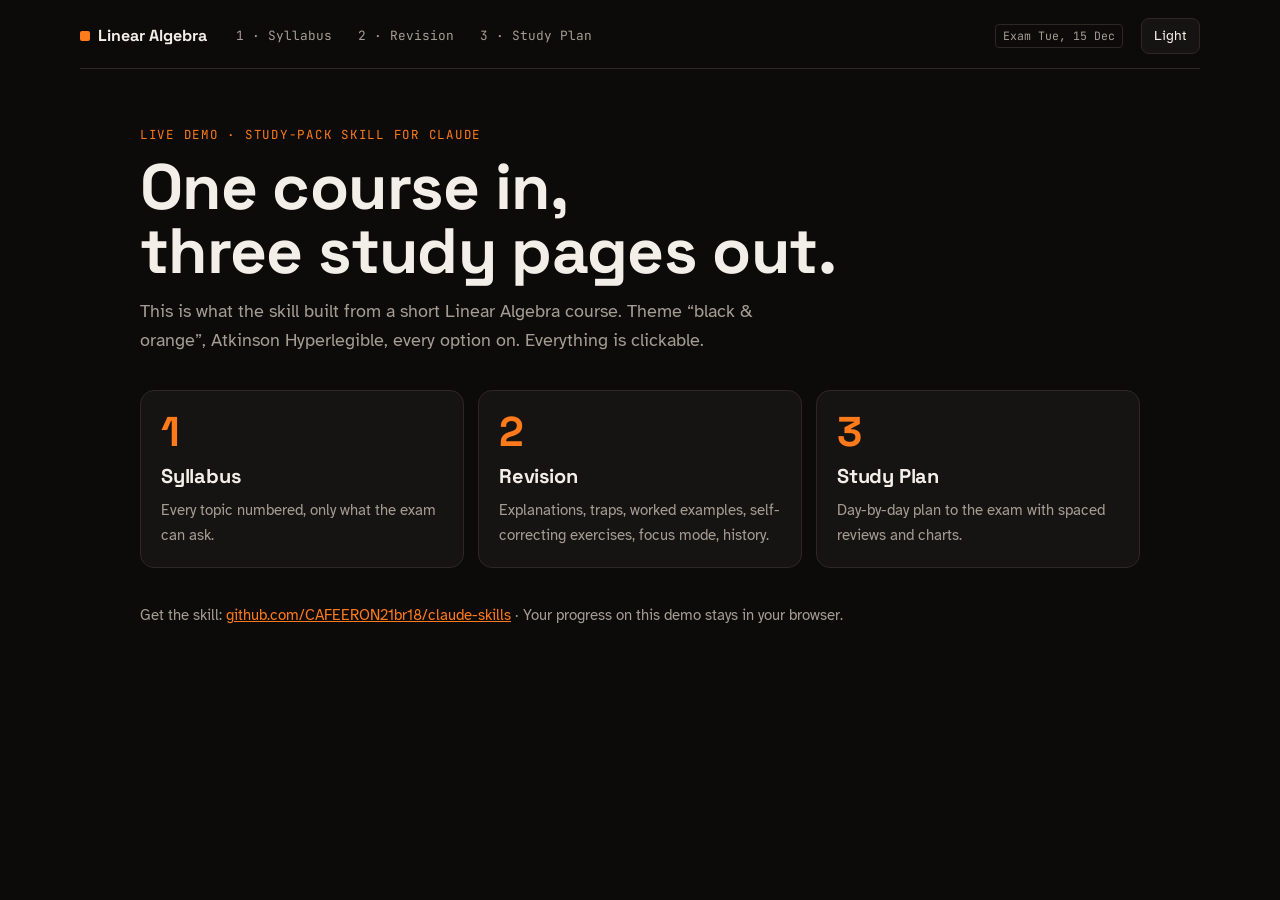
<file: docs/index.html>
<!doctype html><html lang="en"><head><meta charset="utf-8"><meta http-equiv="refresh" content="0; url=study-pack-demo/"><title>claude-skills demos</title></head><body><a href="study-pack-demo/">Open the study-pack demo</a></body></html>
</file>
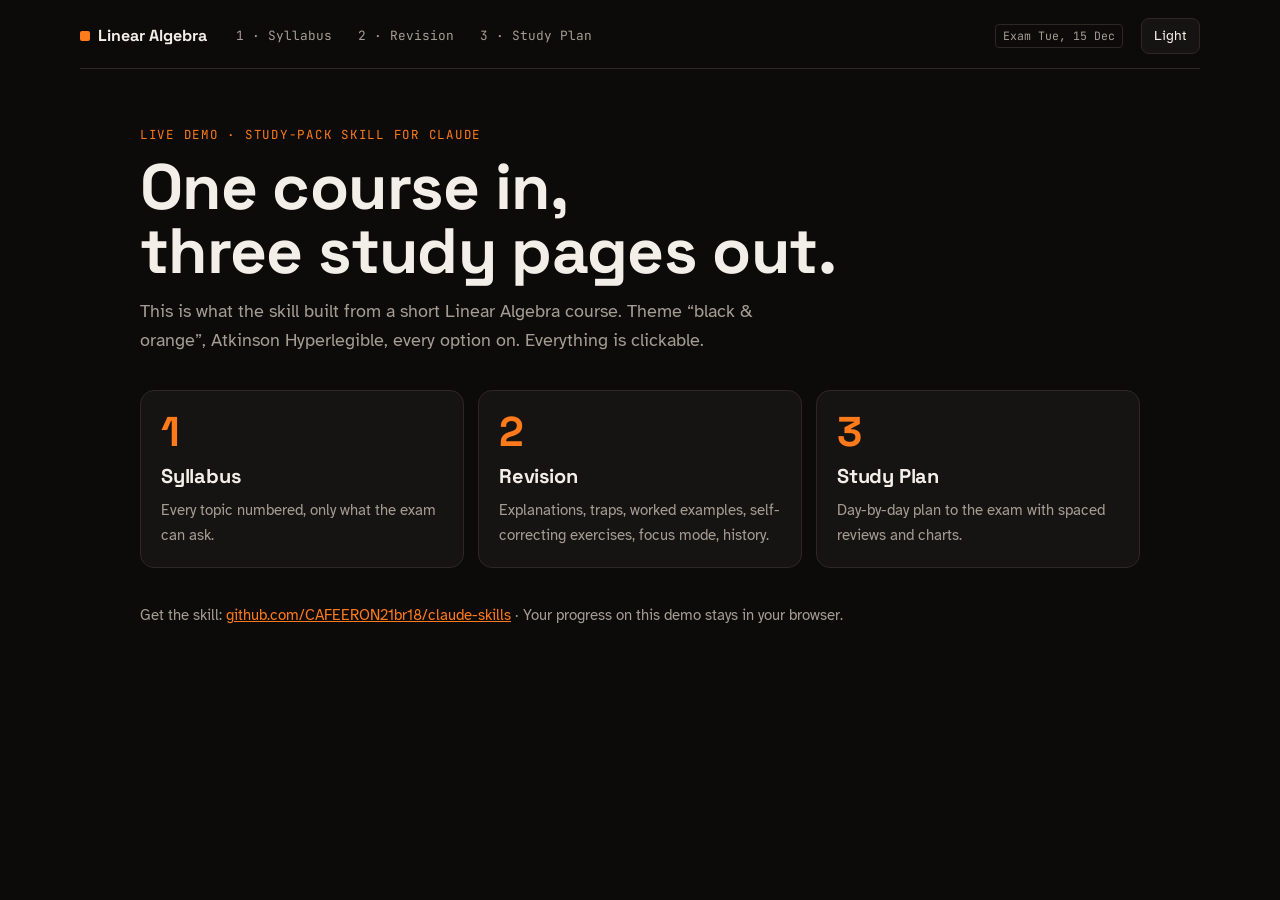
<file: docs/study-pack-demo/index.html>
<!doctype html>
<html lang="en">
<head>
<meta charset="utf-8">
<meta name="viewport" content="width=device-width,initial-scale=1">
<title>study-pack demo — Linear Algebra</title>
<link rel="preconnect" href="https://fonts.googleapis.com">
<link rel="stylesheet" href="https://fonts.googleapis.com/css2?family=Atkinson+Hyperlegible:wght@400;700&family=JetBrains+Mono:wght@500&family=Space+Grotesk:wght@500;700&display=swap">
<link rel="stylesheet" href="assets/study.css">
<script src="assets/course.js"></script>
<script src="assets/common.js"></script>
<style>
main{max-width:1000px;margin:0 auto;padding:56px 0 20px}
.eyebrow{font-family:var(--f-mono);font-size:.78rem;letter-spacing:.14em;text-transform:uppercase;color:var(--accent)}
h1{font-size:clamp(2.2rem,6vw,4rem);line-height:1;margin:10px 0 14px}
.lead{font-size:1.15rem;color:var(--muted);max-width:56ch;margin:0 0 34px}
.cards{display:grid;grid-template-columns:repeat(auto-fit,minmax(min(100%,280px),1fr));gap:14px}
.c{display:block;text-decoration:none;color:var(--ink);background:var(--surface);border:1px solid var(--line);border-radius:14px;padding:20px;transition:border-color .3s var(--ease),transform .3s var(--ease)}
.c:hover{border-color:var(--accent);transform:translateY(-2px)}
.c .n{font-family:var(--f-display);font-size:2.6rem;font-weight:700;color:var(--accent);line-height:1}
.c h2{font-size:1.25rem;margin:8px 0 6px}
.c p{margin:0;color:var(--muted);font-size:.95rem}
.foot{margin-top:36px;font-size:.92rem;color:var(--muted)}
</style>
</head>
<body>
<div id="bar" class="bar"></div>
<main>
  <div class="eyebrow">Live demo · study-pack skill for Claude</div>
  <h1>One course in,<br>three study pages out.</h1>
  <p class="lead">This is what the skill built from a short Linear Algebra course. Theme “black &amp; orange”, Atkinson Hyperlegible, every option on. Everything is clickable.</p>
  <div class="cards">
    <a class="c" href="syllabus.html"><div class="n">1</div><h2>Syllabus</h2><p>Every topic numbered, only what the exam can ask.</p></a>
    <a class="c" href="revision.html"><div class="n">2</div><h2>Revision</h2><p>Explanations, traps, worked examples, self-correcting exercises, focus mode, history.</p></a>
    <a class="c" href="plan.html"><div class="n">3</div><h2>Study Plan</h2><p>Day-by-day plan to the exam with spaced reviews and charts.</p></a>
  </div>
  <p class="foot">Get the skill: <a href="https://github.com/CAFEERON21br18/claude-skills">github.com/CAFEERON21br18/claude-skills</a> · Your progress on this demo stays in your browser.</p>
</main>
<script>SP.bar("index.html");</script>
</body>
</html>
</file>
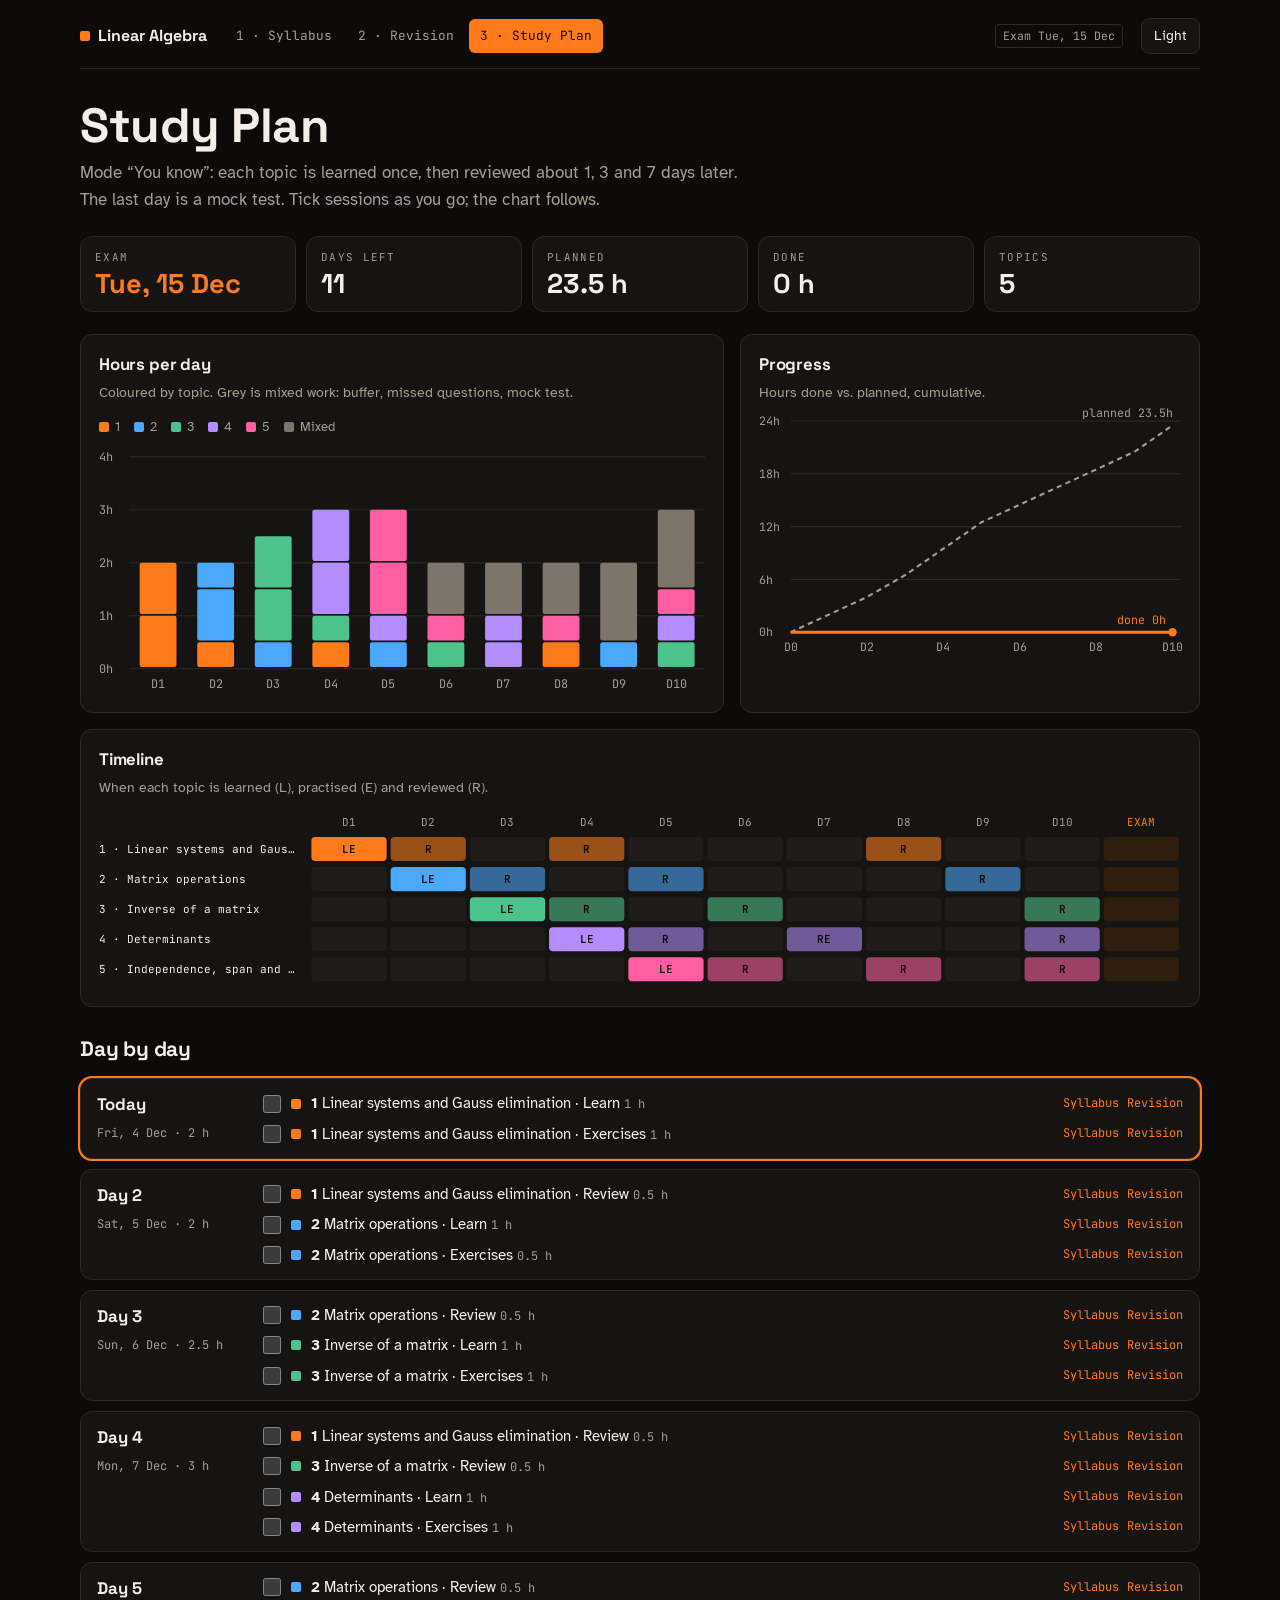
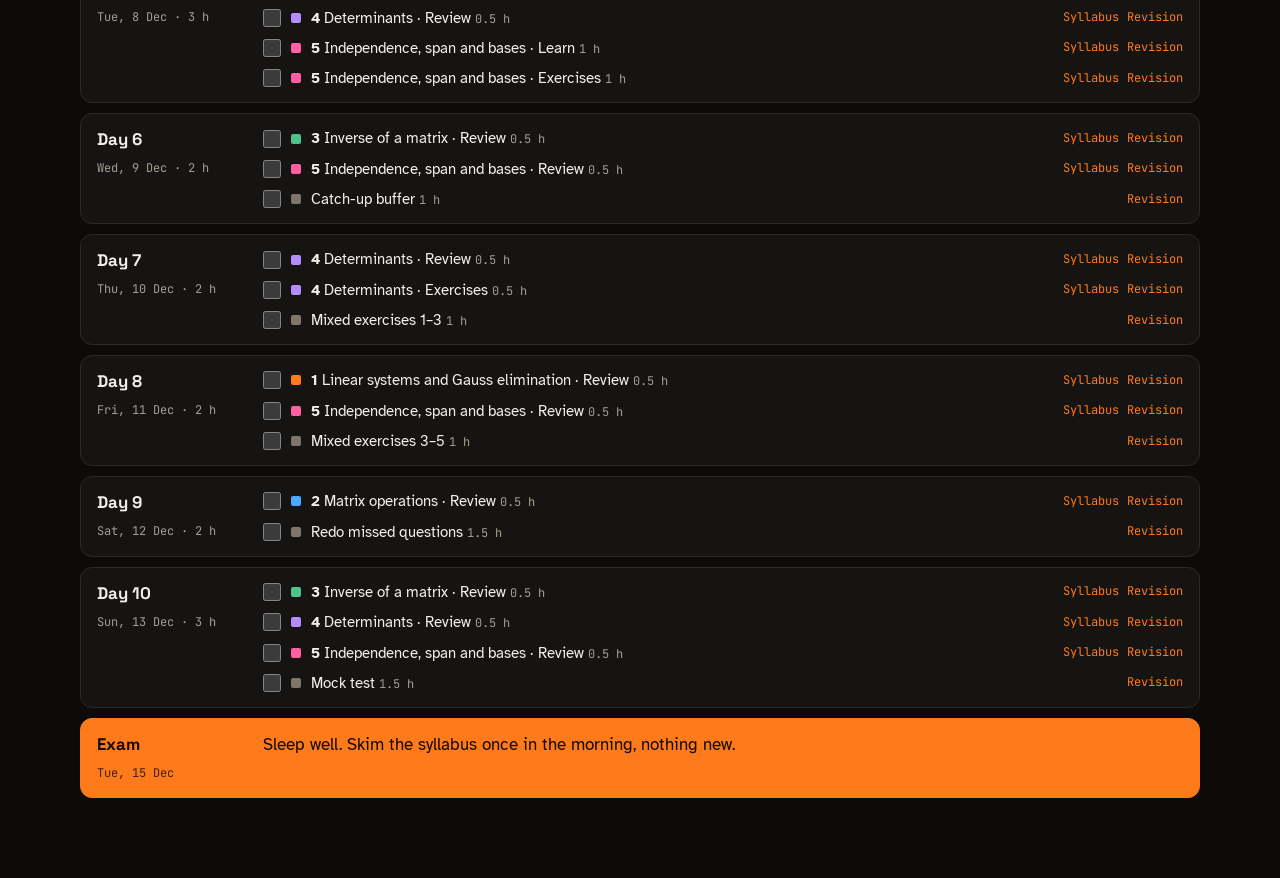
<file: docs/study-pack-demo/plan.html>
<!doctype html>
<html lang="en">
<head>
<meta charset="utf-8">
<meta name="viewport" content="width=device-width,initial-scale=1">
<title>Study Plan — Linear Algebra</title>
<link rel="preconnect" href="https://fonts.googleapis.com">
<link rel="stylesheet" href="https://fonts.googleapis.com/css2?family=Atkinson+Hyperlegible:wght@400;700&family=JetBrains+Mono:wght@500&family=Space+Grotesk:wght@500;700&display=swap">
<link rel="stylesheet" href="assets/study.css">
<script src="assets/course.js"></script>
<script src="assets/common.js"></script>
<style>
:root{--c1:#ff7a1a;--c2:#4aa8ff;--c3:#4cc38a;--c4:#b38cff;--c5:#ff5fa2;--c0:#7d746a}
:root[data-theme="light"]{--c1:#d45f00;--c2:#1f6fd1;--c3:#1d8a55;--c4:#7b4fd6;--c5:#d1306f;--c0:#9a9085}
main{max-width:1120px;margin:0 auto;padding-top:32px}
.head h1{font-size:clamp(2rem,5vw,3rem);line-height:1.05}
.head p{color:var(--muted);margin:8px 0 22px;max-width:60ch}
.kpis{display:grid;grid-template-columns:repeat(auto-fit,minmax(150px,1fr));gap:10px;margin-bottom:22px}
.kpi{background:var(--surface);border:1px solid var(--line);border-radius:12px;padding:12px 14px}
.kpi .l{font-family:var(--f-mono);font-size:.68rem;letter-spacing:.12em;text-transform:uppercase;color:var(--muted)}
.kpi b{display:block;font-family:var(--f-display);font-size:1.7rem;line-height:1.15;margin-top:2px}
.kpi b.acc{color:var(--accent)}
.panel{background:var(--surface);border:1px solid var(--line);border-radius:12px;padding:16px 18px;margin-bottom:16px}
.panel h2{font-size:1.05rem;margin-bottom:4px}
.panel .sub{color:var(--muted);font-size:.88rem;margin:0 0 12px}
.legend{display:flex;flex-wrap:wrap;gap:6px 14px;font-size:.82rem;color:var(--muted);margin-bottom:10px}
.legend span{display:inline-flex;align-items:center;gap:6px}
.legend i{width:10px;height:10px;border-radius:2px;display:inline-block}
.charts{display:grid;grid-template-columns:minmax(0,1.4fr) minmax(0,1fr);gap:16px}
@media (max-width:900px){.charts{grid-template-columns:minmax(0,1fr)}}
svg{display:block;width:100%;height:auto;overflow:visible}
svg text{font-family:var(--f-mono);font-size:11px;fill:var(--muted)}
.gl{stroke:var(--line);stroke-width:1}
.bar rect{transition:opacity .2s}
.bar:hover rect{opacity:.8}
.tl-cell{fill:var(--raise)}
.days{display:grid;gap:10px}
.day{background:var(--surface);border:1px solid var(--line);border-radius:12px;padding:12px 16px;display:grid;grid-template-columns:150px minmax(0,1fr);gap:8px 16px;align-items:start}
@media (max-width:640px){.day{grid-template-columns:minmax(0,1fr)}}
.day.today{box-shadow:0 0 0 2px var(--accent)}
.day .d b{display:block;font-family:var(--f-display);font-size:1.05rem}
.day .d span{font-family:var(--f-mono);font-size:.75rem;color:var(--muted)}
.sess{list-style:none;margin:0;padding:0;display:grid;gap:6px}
.sess li{display:grid;grid-template-columns:auto 10px minmax(0,1fr) auto;gap:10px;align-items:center;font-size:.95rem}
.sess input{width:18px;height:18px;accent-color:var(--accent);margin:0}
.sess .sw{width:10px;height:10px;border-radius:2px}
.sess li.done .what{text-decoration:line-through;color:var(--muted)}
.sess .links{display:flex;gap:8px;font-family:var(--f-mono);font-size:.75rem;white-space:nowrap}
.sess .links a{text-decoration:none}.sess .links a:hover{text-decoration:underline}
.sess .h{font-family:var(--f-mono);font-size:.75rem;color:var(--muted)}
.exam{background:var(--accent);color:var(--accent-ink);border-color:var(--accent)}
.exam .d span{color:var(--accent-ink);opacity:.8}
</style>
</head>
<body>
<div id="bar" class="bar"></div>
<main>
  <div class="head"><h1>Study Plan</h1><p>Mode “You know”: each topic is learned once, then reviewed about 1, 3 and 7 days later. The last day is a mock test. Tick sessions as you go; the chart follows.</p></div>
  <div class="kpis" id="kpis"></div>
  <div class="charts">
    <section class="panel"><h2>Hours per day</h2><p class="sub">Coloured by topic. Grey is mixed work: buffer, missed questions, mock test.</p><div class="legend" id="legend"></div><div id="hours"></div></section>
    <section class="panel"><h2>Progress</h2><p class="sub">Hours done vs. planned, cumulative.</p><div id="progress"></div></section>
  </div>
  <section class="panel"><h2>Timeline</h2><p class="sub">When each topic is learned (L), practised (E) and reviewed (R).</p><div id="timeline"></div></section>
  <h2 style="font-size:1.3rem;margin:26px 0 12px">Day by day</h2>
  <div class="days" id="days"></div>
</main>
<script>
SP.bar("plan.html");
const C = COURSE, st = SP.store, P = C.plan, nT = C.topics.length;
let done = st.get("plan-done", {});
const col = t => "var(--c"+t+")";
const tname = t => t ? (t+" · "+C.topics[t-1].name) : "Mixed";
const dayH = P.map(d => d.reduce((a,s)=>a+s.h,0)), total = dayH.reduce((a,b)=>a+b,0);
const esc = s => String(s).replace(/[&<>"]/g, c => ({"&":"&amp;","<":"&lt;",">":"&gt;",'"':"&quot;"}[c]));

document.getElementById("legend").innerHTML = C.topics.map(t=>'<span><i style="background:'+col(t.n)+'"></i>'+t.n+'</span>').join("")+'<span><i style="background:var(--c0)"></i>Mixed</span>';

function kpis(){
  const doneH = Object.keys(done).filter(k=>done[k]).reduce((a,k)=>{const [d,i]=k.split("-").map(Number);return a+(P[d]&&P[d][i]?P[d][i].h:0)},0);
  document.getElementById("kpis").innerHTML =
    '<div class="kpi"><div class="l">Exam</div><b class="acc">'+SP.fmt(SP.examDate())+'</b></div>'+
    '<div class="kpi"><div class="l">Days left</div><b>'+C.examInDays+'</b></div>'+
    '<div class="kpi"><div class="l">Planned</div><b>'+total+' h</b></div>'+
    '<div class="kpi"><div class="l">Done</div><b>'+doneH+' h</b></div>'+
    '<div class="kpi"><div class="l">Topics</div><b>'+nT+'</b></div>';
  return doneH;
}

// stacked bar chart, hours per day
function hours(){
  const W=560,H=230,pl=28,pb=26,pt=8, max=4, bw=(W-pl)/P.length;
  let s='<svg viewBox="0 0 '+W+' '+H+'" role="img" aria-label="Hours per day, stacked by topic">';
  for(let y=0;y<=max;y++){const yy=pt+(H-pt-pb)*(1-y/max);s+='<line class="gl" x1="'+pl+'" x2="'+W+'" y1="'+yy+'" y2="'+yy+'"/><text x="0" y="'+(yy+4)+'">'+y+'h</text>';}
  P.forEach((d,i)=>{
    let acc=0; const x=pl+i*bw+bw*.18, w=bw*.64;
    s+='<g class="bar"><title>'+SP.fmt(SP.dayDate(i))+' · '+dayH[i]+' h</title>';
    d.forEach(ss=>{const h=(H-pt-pb)*ss.h/max, y=pt+(H-pt-pb)*(1-(acc+ss.h)/max); s+='<rect x="'+x+'" y="'+y+'" width="'+w+'" height="'+(h-1.5)+'" rx="2" fill="'+col(ss.t)+'"/>'; acc+=ss.h;});
    s+='</g><text x="'+(x+w/2)+'" y="'+(H-8)+'" text-anchor="middle">D'+(i+1)+'</text>';
  });
  document.getElementById("hours").innerHTML = s+'</svg>';
}

// cumulative done vs planned
function progress(){
  const W=400,H=230,pl=30,pb=26,pt=8,n=P.length;
  const X=i=>pl+(W-pl-8)*i/n, Y=v=>pt+(H-pt-pb)*(1-v/total);
  let plan=[0],dn=[0];P.forEach((d,i)=>{plan.push(plan[i]+dayH[i]);dn.push(dn[i]+d.reduce((a,ss,j)=>a+(done[i+"-"+j]?ss.h:0),0));});
  const today=0; // day 1 is today
  let s='<svg viewBox="0 0 '+W+' '+H+'" role="img" aria-label="Cumulative hours done versus planned">';
  [0,.25,.5,.75,1].forEach(f=>{const v=Math.round(total*f);s+='<line class="gl" x1="'+pl+'" x2="'+W+'" y1="'+Y(v)+'" y2="'+Y(v)+'"/><text x="0" y="'+(Y(v)+4)+'">'+v+'h</text>';});
  s+='<polyline fill="none" stroke="var(--muted)" stroke-width="2" stroke-dasharray="5 4" points="'+plan.map((v,i)=>X(i)+","+Y(v)).join(" ")+'"/>';
  s+='<polyline fill="none" stroke="var(--accent)" stroke-width="3" stroke-linejoin="round" points="'+dn.map((v,i)=>X(i)+","+Y(v)).join(" ")+'"/>';
  s+='<circle cx="'+X(n)+'" cy="'+Y(dn[n])+'" r="4" fill="var(--accent)"/>';
  s+='<text x="'+X(n)+'" y="'+(Y(plan[n])-8)+'" text-anchor="end">planned '+total+'h</text>';
  s+='<text x="'+(X(n)-6)+'" y="'+(Y(dn[n])-8)+'" text-anchor="end" style="fill:var(--accent)">done '+dn[n]+'h</text>';
  for(let i=0;i<=n;i+=2) s+='<text x="'+X(i)+'" y="'+(H-8)+'" text-anchor="middle">D'+i+'</text>';
  document.getElementById("progress").innerHTML = s+'</svg>';
}

// topic × day timeline
function timeline(){
  const W=1080,rowH=30,pl=210,top=22,n=P.length,cw=(W-pl)/(n+1),H=top+rowH*nT+6;
  let s='<svg viewBox="0 0 '+W+' '+H+'" role="img" aria-label="Timeline of learning and reviews per topic">';
  for(let i=0;i<=n;i++) s+='<text x="'+(pl+cw*i+cw/2)+'" y="14" text-anchor="middle"'+(i===n?' style="fill:var(--accent)"':'')+'>'+(i===n?"EXAM":"D"+(i+1))+'</text>';
  C.topics.forEach((t,r)=>{
    const y=top+r*rowH;
    s+='<text x="0" y="'+(y+19)+'" style="fill:var(--ink)">'+t.n+' · '+esc(t.name.length>24?t.name.slice(0,23)+"…":t.name)+'</text>';
    for(let i=0;i<=n;i++){
      const ses=(P[i]||[]).filter(x=>x.t===t.n), x=pl+cw*i+2;
      s+='<rect class="tl-cell" x="'+x+'" y="'+(y+3)+'" width="'+(cw-4)+'" height="'+(rowH-6)+'" rx="4"'+(i===n?' style="fill:var(--accent-soft)"':'')+'/>';
      if(ses.length){const lab=ses.map(x=>x.a[0]).join(""), learn=ses.some(x=>x.a==="Learn");
        s+='<rect x="'+x+'" y="'+(y+3)+'" width="'+(cw-4)+'" height="'+(rowH-6)+'" rx="4" fill="'+col(t.n)+'" opacity="'+(learn?1:.55)+'"><title>'+esc(ses.map(x=>x.a+" "+x.h+"h").join(", "))+'</title></rect>';
        s+='<text x="'+(x+(cw-4)/2)+'" y="'+(y+19)+'" text-anchor="middle" style="fill:#120a03;font-weight:600">'+lab+'</text>';}
    }
  });
  document.getElementById("timeline").innerHTML = s+'</svg>';
}

// day list
function daysList(){
  let h = P.map((d,i)=>'<div class="day'+(i===0?' today':'')+'"><div class="d"><b>'+(i===0?"Today":"Day "+(i+1))+'</b><span>'+SP.fmt(SP.dayDate(i))+' · '+dayH[i]+' h</span></div><ul class="sess">'+
    d.map((ss,j)=>{const k=i+"-"+j;return '<li class="'+(done[k]?"done":"")+'"><input type="checkbox" data-k="'+k+'" aria-label="Done: '+esc(ss.a)+'"'+(done[k]?" checked":"")+'><i class="sw" style="background:'+col(ss.t)+'"></i><span class="what">'+(ss.t?'<b>'+ss.t+'</b> '+esc(C.topics[ss.t-1].name)+' · ':'')+esc(ss.a)+' <span class="h">'+ss.h+' h</span></span>'+
      (ss.t?'<span class="links"><a href="syllabus.html#t'+ss.t+'">Syllabus</a><a href="revision.html#ch'+ss.t+'">Revision</a></span>':'<span class="links"><a href="revision.html">Revision</a></span>')+'</li>';}).join("")+'</ul></div>').join("");
  h += '<div class="day exam"><div class="d"><b>Exam</b><span>'+SP.fmt(SP.examDate())+'</span></div><div>Sleep well. Skim the syllabus once in the morning, nothing new.</div></div>';
  document.getElementById("days").innerHTML = h;
}
document.getElementById("days").addEventListener("change", e => {
  const k = e.target.dataset.k; if (!k) return; done[k] = e.target.checked; st.set("plan-done", done);
  e.target.closest("li").classList.toggle("done", e.target.checked); kpis(); progress();
});
kpis(); hours(); progress(); timeline(); daysList();
</script>
</body>
</html>
</file>
<file: docs/study-pack-demo/assets/study.css>
/* Theme: Black & orange · Font: Atkinson Hyperlegible (both chosen in the study-pack questions) */
:root{
  --bg:#0c0b0a;--surface:#161412;--raise:#1f1c19;--ink:#f3efe8;--muted:#a59d92;--line:#2c2824;
  --accent:#ff7a1a;--accent-ink:#130a02;--accent-soft:#2f1d0e;--good:#4cc38a;--good-soft:#11291d;--bad:#ff6565;--bad-soft:#341616;--idle:#3a352f;
  --f-display:"Space Grotesk","Helvetica Neue",Arial,sans-serif;
  --f-body:"Atkinson Hyperlegible","Segoe UI",Arial,sans-serif;
  --f-mono:"JetBrains Mono",ui-monospace,Menlo,Consolas,monospace;
  --ease:cubic-bezier(.22,.8,.24,1);
  color-scheme:dark;
}
:root[data-theme="light"]{
  --bg:#fbf8f3;--surface:#ffffff;--raise:#f4eee6;--ink:#1a1612;--muted:#6c645a;--line:#e7dfd4;
  --accent:#d45f00;--accent-ink:#ffffff;--accent-soft:#fdeedf;--good:#1d7a4b;--good-soft:#e1f3e9;--bad:#c42b2b;--bad-soft:#fbe5e3;--idle:#d8d0c5;
  color-scheme:light;
}
*{box-sizing:border-box}
html{scroll-behavior:smooth}
@media (prefers-reduced-motion:reduce){html{scroll-behavior:auto}*{animation:none!important;transition:none!important}}
body{margin:0;background:var(--bg);color:var(--ink);font-family:var(--f-body);font-size:17px;line-height:1.6;
  padding:0 max(16px,env(safe-area-inset-right,0px)) 80px max(16px,env(safe-area-inset-left,0px))}
a{color:var(--accent)}
h1,h2,h3{font-family:var(--f-display);font-weight:700;letter-spacing:-.01em;text-wrap:balance;margin:0}
mjx-container[display="true"]{overflow-x:auto;overflow-y:hidden;max-width:100%}

/* top bar shared by the three pages */
.bar{max-width:1120px;margin:0 auto;display:flex;flex-wrap:wrap;align-items:center;gap:10px 18px;padding:18px 0 14px;border-bottom:1px solid var(--line)}
.brand{font-family:var(--f-display);font-weight:700;font-size:1rem;display:flex;align-items:center;gap:8px;color:var(--ink);text-decoration:none}
.brand i{width:10px;height:10px;border-radius:2px;background:var(--accent);display:inline-block}
.tabs{display:flex;gap:4px;flex-wrap:wrap}
.tabs a{font-family:var(--f-mono);font-size:.8rem;text-decoration:none;color:var(--muted);padding:6px 10px;border-radius:6px;border:1px solid transparent}
.tabs a:hover{color:var(--ink);border-color:var(--line)}
.tabs a[aria-current="page"]{color:var(--accent-ink);background:var(--accent)}
.bar .sp{flex:1}
.btn{font:inherit;font-size:.85rem;cursor:pointer;border:1.5px solid var(--line);background:var(--surface);color:var(--ink);border-radius:8px;padding:6px 12px;transition:border-color .25s var(--ease),background .25s var(--ease)}
.btn:hover{border-color:var(--accent)}
.btn:focus-visible,a:focus-visible,button:focus-visible{outline:2px solid var(--accent);outline-offset:2px}
.btn[aria-pressed="true"]{background:var(--accent-soft);border-color:var(--accent);color:var(--accent)}
.btn.primary{background:var(--accent);border-color:var(--accent);color:var(--accent-ink);font-weight:700}
.chip{font-family:var(--f-mono);font-size:.72rem;color:var(--muted);border:1px solid var(--line);border-radius:4px;padding:2px 7px;white-space:nowrap}
.demo-note{max-width:1120px;margin:12px auto 0;font-size:.85rem;color:var(--muted)}
.demo-note b{color:var(--accent)}
</file>
